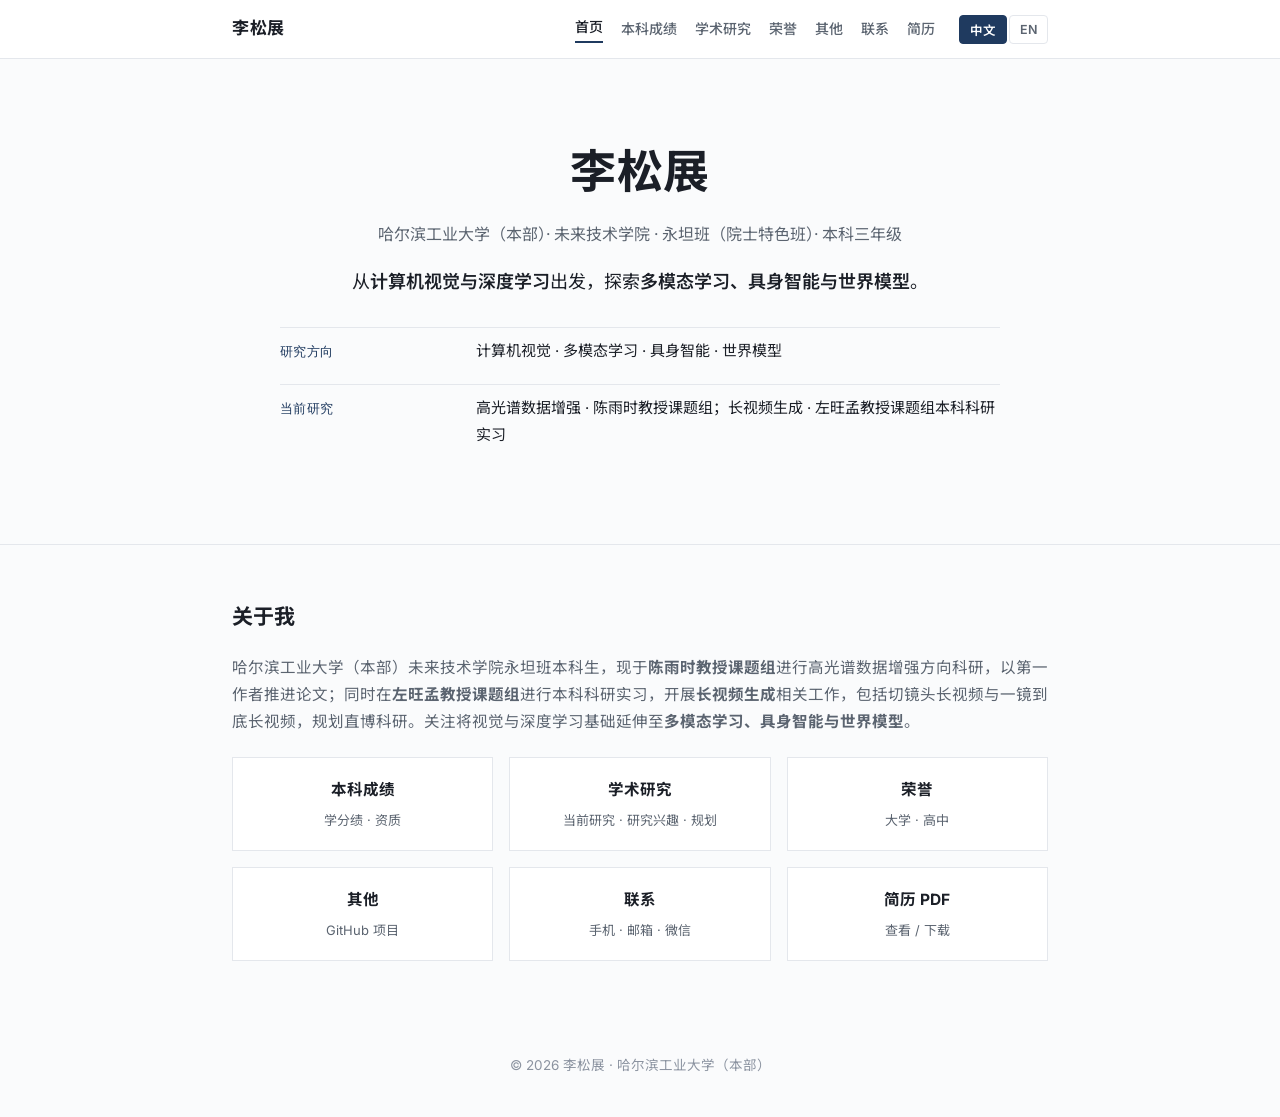
<file: index.html>
<!DOCTYPE html>
<html lang="zh-CN">
<head>
<meta charset="UTF-8">
<meta name="viewport" content="width=device-width, initial-scale=1.0">
<meta name="description" content="李松展 · 哈尔滨工业大学（本部）未来技术学院永坦班 · 计算机视觉 / 多模态学习 / 具身智能 / 世界模型">
<title>李松展 · Researcher Homepage</title>
<link rel="stylesheet" href="assets/css/style.css">
<link rel="preconnect" href="https://fonts.googleapis.com">
<link href="https://fonts.googleapis.com/css2?family=Inter:wght@400;500;600;700&family=Noto+Sans+SC:wght@400;500;700&family=JetBrains+Mono:wght@400;500&display=swap" rel="stylesheet">
<style>
  /* 单文件多页 */
  .view { display: none; }
  .view.active { display: block; }
  /* 语言切换 */
  .lang-switch { display: flex; gap: 2px; margin-left: 6px; }
  .lang-switch button { font: 600 12.5px "Inter","Noto Sans SC",sans-serif; color: var(--muted); background: none; border: 1px solid var(--line); padding: 4px 10px; cursor: pointer; border-radius: 4px; }
  .lang-switch button.on { color: #fff; background: var(--accent); border-color: var(--accent); }
  .nav-links a.active { color: var(--ink); border-bottom: 2px solid var(--accent); padding-bottom: 2px; }
  .nav-links { align-items: center; }
  [hidden] { display: none !important; }
  /* 关于我对齐 */
  .sec-body { max-width: 100% !important; }
  .home-sec .sec-wrap { display: flex; flex-direction: column; align-items: stretch; }
  /* 首页入口卡（6 个） */
  .home-cards { display: grid; grid-template-columns: repeat(3, 1fr); gap: 16px; margin-top: 22px; }
  .home-card { border: 1px solid var(--line); background: var(--paper); padding: 18px 20px; display: block; cursor: pointer; text-align: center; }
  .home-card h4 { margin: 0; font-size: 15.5px; font-weight: 700; }
  .home-card p { margin: 6px 0 0; color: var(--muted); font-size: 13px; }
  .home-card:hover { border-color: var(--accent); text-decoration: none; }
  /* 成绩图片 */
  .score-grid { display: grid; grid-template-columns: 1fr; gap: 20px; margin-top: 18px; max-width: 780px; margin-left: auto; margin-right: auto; }
  .score-grid figure { margin: 0; border: 1px solid var(--line); background: var(--paper); padding: 12px; }
  .score-grid img { width: 100%; height: auto; display: block; border: 1px solid var(--line); }
  .score-grid figcaption { font-size: 13px; color: var(--muted); padding: 8px 2px 2px; }
  /* 研究兴趣板块 */
  .focus2 { display: grid; grid-template-columns: 1fr 1fr; gap: 14px; margin-top: 12px; }
  .focus-item { border: 1px solid var(--line); background: var(--paper); padding: 16px 18px; }
  .focus-item h4 { margin: 0 0 6px; font-size: 15px; font-weight: 700; }
  .focus-item p { margin: 0; color: var(--muted); font-size: 14px; }
  /* 荣誉分组 */
  .honor-grid { display: grid; grid-template-columns: 1fr; gap: 24px; margin-top: 6px; }
  .honor-grid h3 { font-size: 15px; font-weight: 700; margin: 0 0 8px; padding-bottom: 4px; border-bottom: 1px solid var(--line); }
  .honor-grid ul { list-style: none; margin: 0; padding: 0; }
  .honor-grid li { position: relative; padding: 4px 0 4px 18px; color: var(--ink); font-size: 14.5px; }
  .honor-grid li::before { content: "—"; position: absolute; left: 0; color: var(--muted); }
  /* 简历 PDF 界面 */
  .resume-box { border: 1px solid var(--line); background: var(--paper); padding: 18px; margin-top: 16px; }
  .resume-toolbar { display: flex; gap: 12px; align-items: center; margin-bottom: 12px; }
  .btn { display: inline-block; font: 600 14px "Inter","Noto Sans SC",sans-serif; color: #fff; background: var(--accent); border: none; padding: 9px 18px; border-radius: 6px; cursor: pointer; text-decoration: none; }
  .btn:hover { text-decoration: none; opacity: .92; }
  .btn.ghost { color: var(--ink); background: transparent; border: 1px solid var(--line); }
  .pdf-iframe { width: 100%; height: 80vh; min-height: 600px; border: 1px solid var(--line); background: #fff; }
  @media (max-width: 680px) { .home-cards, .focus2, .honor-grid { grid-template-columns: 1fr; } }
</style>
</head>
<body>

<!-- ===== 导航（共享） ===== -->
<nav class="topnav">
  <div class="container nav-inner">
    <span class="nav-name"><span class="zh">李松展</span><span class="en" hidden>Li Songzhan</span></span>
    <div class="nav-links" id="navLinks">
      <a href="#/" data-page="home"><span class="zh">首页</span><span class="en" hidden>Home</span></a>
      <a href="#/education" data-page="education"><span class="zh">本科成绩</span><span class="en" hidden>Education</span></a>
      <a href="#/research" data-page="research"><span class="zh">学术研究</span><span class="en" hidden>Research</span></a>
      <a href="#/honors" data-page="honors"><span class="zh">荣誉</span><span class="en" hidden>Honors</span></a>
      <a href="#/misc" data-page="misc"><span class="zh">其他</span><span class="en" hidden>More</span></a>
      <a href="#/contact" data-page="contact"><span class="zh">联系</span><span class="en" hidden>Contact</span></a>
      <a href="#/resume" data-page="resume"><span class="zh">简历</span><span class="en" hidden>Resume</span></a>
      <div class="lang-switch"><button data-lang="zh" class="on">中文</button><button data-lang="en">EN</button></div>
    </div>
    <button class="nav-toggle" aria-label="菜单" onclick="document.getElementById('navLinks').classList.toggle('open')">≡</button>
  </div>
</nav>

<!-- ========== 简历 PDF ========== -->
<div class="view" id="view-resume">
<main class="container">
  <section class="section">
    <h2 class="sec-title"><span class="zh">简历 PDF</span><span class="en" hidden>Resume / CV</span></h2>
    <div class="resume-box">
      <div class="resume-toolbar">
        <a class="btn" id="dlPdf" href="resume.pdf" download target="_blank"><span class="zh">⬇ 下载 PDF</span><span class="en" hidden>⬇ Download PDF</span></a>
        <a class="btn ghost" id="openPdf" href="resume.pdf" target="_blank"><span class="zh">新窗口打开</span><span class="en" hidden>Open in new tab</span></a>
      </div>
      <iframe class="pdf-iframe" id="pdfFrame" src="resume.pdf" title="简历"></iframe>
    </div>
  </section>
</main>
</div>

<!-- ========== 首页 ========== -->
<div class="view" id="view-home">
<header class="hero">
  <div class="container">
    <h1 class="hero-name"><span class="zh">李松展</span><span class="en" hidden>Songzhan Li</span></h1>
    <p class="hero-line"><span class="zh">哈尔滨工业大学（本部）· 未来技术学院 · 永坦班（院士特色班）· 本科三年级</span><span class="en" hidden>Harbin Institute of Technology (Main Campus) · School of Future Technology · Yongtan Honors Class · Undergraduate (3rd year)</span></p>
    <p class="hero-lead"><span class="zh">从<em>计算机视觉与深度学习</em>出发，探索<em>多模态学习、具身智能与世界模型</em>。</span><span class="en" hidden>Starting from <em>Computer Vision &amp; Deep Learning</em>, progressing toward <em>Multimodal Learning, Embodied AI &amp; World Models</em>.</span></p>
    <dl class="hero-facts">
      <div>
        <dt><span class="zh">研究方向</span><span class="en" hidden>Research Interests</span></dt>
        <dd class="zh">计算机视觉 · 多模态学习 · 具身智能 · 世界模型</dd>
        <dd class="en" hidden>Computer Vision · Multimodal Learning · Embodied AI · World Models</dd>
      </div>
      <div>
        <dt><span class="zh">当前研究</span><span class="en" hidden>Current Research</span></dt>
        <dd class="zh">高光谱数据增强 · 陈雨时教授课题组；长视频生成 · 左旺孟教授课题组本科科研实习</dd>
        <dd class="en" hidden>Hyperspectral data augmentation · Prof. Yushi Chen's group; long video generation · undergraduate research intern in Prof. Wangmeng Zuo's group</dd>
      </div>
    </dl>
  </div>
</header>
<main class="container">
  <section class="section home-sec">
    <div class="sec-wrap">
      <h2 class="sec-title"><span class="zh">关于我</span><span class="en" hidden>About Me</span></h2>
      <p class="sec-body"><span class="zh">哈尔滨工业大学（本部）未来技术学院永坦班本科生，现于<strong>陈雨时教授课题组</strong>进行高光谱数据增强方向科研，以第一作者推进论文；同时在<strong>左旺孟教授课题组</strong>进行本科科研实习，开展<strong>长视频生成</strong>相关工作，包括切镜头长视频与一镜到底长视频，规划直博科研。关注将视觉与深度学习基础延伸至<strong>多模态学习、具身智能与世界模型</strong>。</span><span class="en" hidden>Undergraduate at the Yongtan Honors Class, School of Future Technology, HIT (Main Campus). Currently researching <strong>hyperspectral data augmentation</strong> in <strong>Prof. Yushi Chen's group</strong>, pursuing a first-author paper, while also undertaking an undergraduate research internship in <strong>Prof. Wangmeng Zuo's group</strong> on <strong>long video generation</strong>, including multi-shot and single-take long videos, with a PhD track in mind. Aiming to extend my CV/DL foundation toward <strong>multimodal learning, embodied AI, and world models</strong>.</span></p>

      <div class="home-cards">
        <div class="home-card" onclick="go('#/education')">
          <h4><span class="zh">本科成绩</span><span class="en" hidden>Education</span></h4>
          <p class="zh">学分绩 · 资质</p><p class="en" hidden>GPA · Qualifications</p>
        </div>
        <div class="home-card" onclick="go('#/research')">
          <h4><span class="zh">学术研究</span><span class="en" hidden>Research</span></h4>
          <p class="zh">当前研究 · 研究兴趣 · 规划</p><p class="en" hidden>Research · Interests · Plans</p>
        </div>
        <div class="home-card" onclick="go('#/honors')">
          <h4><span class="zh">荣誉</span><span class="en" hidden>Honors</span></h4>
          <p class="zh">大学 · 高中</p><p class="en" hidden>University · High School</p>
        </div>
        <div class="home-card" onclick="go('#/misc')">
          <h4><span class="zh">其他</span><span class="en" hidden>More</span></h4>
          <p class="zh">GitHub 项目</p><p class="en" hidden>GitHub Projects</p>
        </div>
        <div class="home-card" onclick="go('#/contact')">
          <h4><span class="zh">联系</span><span class="en" hidden>Contact</span></h4>
          <p class="zh">手机 · 邮箱 · 微信</p><p class="en" hidden>Phone · Email · WeChat</p>
        </div>
        <div class="home-card" onclick="go('#/resume')">
          <h4><span class="zh">简历 PDF</span><span class="en" hidden>Resume PDF</span></h4>
          <p class="zh">查看 / 下载</p><p class="en" hidden>View / Download</p>
        </div>
      </div>
    </div>
  </section>
</main>
</div>

<!-- ========== 本科成绩 ========== -->
<div class="view" id="view-education">
<main class="container">
  <section class="section">
    <h2 class="sec-title"><span class="sec-no">01</span><span class="zh">本科成绩</span><span class="en" hidden>Education</span></h2>
    <div class="edu-head">
      <div>
        <p class="edu-school">Harbin Institute of Technology（哈尔滨工业大学 · 本部）</p>
        <p class="edu-meta"><span class="zh">未来技术学院 · 永坦班（院士特色班）｜本科三年级（2024 – 2028）</span><span class="en" hidden>School of Future Technology · Yongtan Honors Class | Undergraduate, 3rd year (2024 – 2028)</span></p>
      </div>
      <span class="edu-tag">Undergraduate</span>
    </div>
    <h3 class="sub-title"><span class="zh">成绩与资质</span><span class="en" hidden>Performance</span></h3>
    <ul class="plain-list">
      <li class="zh">学分绩：<strong>22 / 192</strong>（10%）</li>
      <li class="en" hidden>GPA：<strong>22 / 192</strong>（Top 10% in major）</li>
      <li class="zh">CET-6：<strong>552</strong></li>
      <li class="en" hidden>CET-6：<strong>552</strong></li>
      <li class="zh"><strong>具有推免资格（保研资格）</strong></li>
      <li class="en" hidden><strong>Has the graduate recommendation (Bao-Yan) qualification</strong></li>
    </ul>

    <div class="score-grid">
      <figure>
        <img src="assets/images/score_total.png" alt="综合成绩">
        <figcaption><span class="zh">综合成绩</span><span class="en" hidden>Overall Transcripts</span></figcaption>
      </figure>
      <figure>
        <img src="assets/images/score_subjects.png" alt="各科成绩">
        <figcaption><span class="zh">各科成绩</span><span class="en" hidden>Subject Scores</span></figcaption>
      </figure>
      <figure>
        <img src="assets/images/cet6.png" alt="CET-6">
        <figcaption><span class="zh">英语成绩（CET-6）</span><span class="en" hidden>English（CET-6）</span></figcaption>
      </figure>
    </div>
  </section>
</main>
</div>

<!-- ========== 学术研究 ========== -->
<div class="view" id="view-research">
<main class="container">
  <section class="section">
    <h2 class="sec-title"><span class="sec-no">02</span><span class="zh">学术研究</span><span class="en" hidden>Research</span></h2>

    <h3 class="sub-title"><span class="zh">当前研究</span><span class="en" hidden>Current Research</span></h3>
    <p class="sec-body"><span class="zh">跟随<strong>陈雨时老师</strong>进行<strong>高光谱数据增强方向</strong>的研究，目前正在准备<strong>第一作者论文</strong>；同时在<strong>左旺孟教授课题组进行本科科研实习</strong>，开展<strong>长视频生成</strong>相关工作，包括<strong>切镜头长视频生成</strong>与<strong>一镜到底长视频生成</strong>。</span><span class="en" hidden>Working with <strong>Prof. Yushi Chen</strong> on <strong>hyperspectral data augmentation</strong>, preparing a <strong>first-author paper</strong>; also undertaking an <strong>undergraduate research internship in Prof. Wangmeng Zuo's group</strong> on <strong>long video generation</strong>, including <strong>multi-shot</strong> and <strong>single-take long video generation</strong>.</span></p>

    <h3 class="sub-title"><span class="zh">研究兴趣</span><span class="en" hidden>Research Interests</span></h3>
    <div class="focus2">
      <div class="focus-item">
        <h4><span class="zh">视觉多模态学习</span><span class="en" hidden>Visual Multimodal Learning</span></h4>
        <p class="zh">多模态表征学习、视觉-语言模型、多模态基础模型等。</p>
        <p class="en" hidden>Multimodal representation learning, vision-language models, multimodal foundation models.</p>
      </div>
      <div class="focus-item">
        <h4><span class="zh">多模态推理</span><span class="en" hidden>Multimodal Reasoning</span></h4>
        <p class="zh">跨模态理解与推理，视觉问答、多步推理等。</p>
        <p class="en" hidden>Cross-modal understanding and reasoning, visual question answering, multi-step reasoning.</p>
      </div>
      <div class="focus-item">
        <h4><span class="zh">具身智能（VLA）</span><span class="en" hidden>Embodied AI (VLA)</span></h4>
        <p class="zh">视觉-语言-动作模型，具身智能体的感知与决策。</p>
        <p class="en" hidden>Vision-Language-Action models, embodied perception and decision-making.</p>
      </div>
      <div class="focus-item">
        <h4><span class="zh">世界模型</span><span class="en" hidden>World Models</span></h4>
        <p class="zh">可预测的世界模型、空间智能，支持智能体规划与交互。</p>
        <p class="en" hidden>Predictive world models, spatial intelligence for planning and interaction.</p>
      </div>
    </div>

    <h3 class="sub-title"><span class="zh">未来规划</span><span class="en" hidden>Future Plan</span></h3>
    <p class="sec-body"><span class="zh">以当前科研实习为基础，持续开展视觉生成相关研究，规划<strong>直博深造</strong>。</span><span class="en" hidden>Building on current research internships, continuing research on visual generation and planning to pursue a <strong>direct PhD</strong>.</span></p>

    <h3 class="sub-title"><span class="zh">论文 / 期刊</span><span class="en" hidden>Publications</span></h3>
    <ul class="plain-list">
      <li class="zh"><strong>无</strong>（一篇一作撰写中）</li>
      <li class="en" hidden><strong>None</strong>（one first-author paper in preparation）</li>
    </ul>
  </section>
</main>
</div>

<!-- ========== 荣誉 ========== -->
<div class="view" id="view-honors">
<main class="container">
  <section class="section">
    <h2 class="sec-title"><span class="sec-no">03</span><span class="zh">荣誉</span><span class="en" hidden>Honors</span></h2>
    <div class="honor-grid">
      <div>
        <h3><span class="zh">大学</span><span class="en" hidden>University</span></h3>
        <ul>
          <li class="zh">软件著作权 × 1</li>
          <li class="en" hidden>Software copyright × 1</li>
          <li class="zh">学科奖学金 × 1</li>
          <li class="en" hidden>Discipline Scholarship × 1</li>
          <li class="zh">人民奖学金 × 1</li>
          <li class="en" hidden>People's Scholarship × 1</li>
          <li class="zh">国家级大学生创新创业训练计划（大创）项目 × 1</li>
          <li class="en" hidden>National-level College Student Innovation &amp; Entrepreneurship Training Program (DaChuang) project × 1</li>
          <li class="zh">华为软件精英挑战赛（2026）：省级二等奖</li>
          <li class="en" hidden>Huawei Software Elite Challenge (2026): Provincial Second Prize</li>
          <li class="zh">昇腾AI行业创新大赛——2026电力行业算子专场：eigh 算子第三名</li>
          <li class="en" hidden>Ascend AI Industry Innovation Competition - 2026 Power Industry Operator Track: 3rd place, eigh operator</li>
          <li class="zh">省级大一年度项目 × 1</li>
          <li class="en" hidden>Provincial freshman-year project × 1</li>
          <li class="zh">全国大学生数学竞赛：省级一等奖 × 2</li>
          <li class="en" hidden>National College Mathematics Competition, Provincial First Prize × 2</li>
        </ul>
      </div>
      <div>
        <h3><span class="zh">高中（学科竞赛）</span><span class="en" hidden>High School</span></h3>
        <ul>
          <li class="zh">计算机：省级一等奖 × 1、省级二等奖 × 1</li>
          <li class="en" hidden>Informatics：provincial 1st × 1, provincial 2nd × 1</li>
          <li class="zh">数学：省级二等奖 × 2</li>
          <li class="en" hidden>Mathematics：provincial 2nd × 2</li>
          <li class="zh">物理：省级一等奖 × 1</li>
          <li class="en" hidden>Physics：provincial 1st × 1</li>
          <li class="zh">生物：省级二等奖 × 1</li>
          <li class="en" hidden>Biology：provincial 2nd × 1</li>
          <li class="zh">化学：省级三等奖 × 1</li>
          <li class="en" hidden>Chemistry：provincial 3rd × 1</li>
        </ul>
      </div>
    </div>
  </section>
</main>
</div>

<!-- ========== 其他 ========== -->
<div class="view" id="view-misc">
<main class="container">
  <section class="section">
    <h2 class="sec-title"><span class="sec-no">04</span><span class="zh">其他 · GitHub 项目</span><span class="en" hidden>More · GitHub Projects</span></h2>
    <article class="proj">
      <div class="proj-head">
        <h4><a href="https://github.com/hajimimanb/vision-agent" rel="noopener" target="_blank">vision-agent</a></h4>
        <span class="proj-tag"><span class="zh">独立项目</span><span class="en" hidden>Independent</span></span>
      </div>
      <p class="proj-desc"><span class="zh">详见仓库说明。</span><span class="en" hidden>See repository for details.</span></p>
    </article>
  </section>
</main>
</div>

<!-- ========== 联系 ========== -->
<div class="view" id="view-contact">
<main class="container">
  <section class="section">
    <h2 class="sec-title"><span class="sec-no">05</span><span class="zh">联系方式</span><span class="en" hidden>Contact</span></h2>
    <div class="contact">
      <p><span class="zh">手机</span><span class="en" hidden>Phone</span>：<a href="tel:13943581356">13943581356</a></p>
      <p><span class="zh">微信</span><span class="en" hidden>WeChat</span>：13943581356</p>
      <p>QQ：3066537460</p>
      <p><span class="zh">邮箱</span><span class="en" hidden>Email</span>：<a href="mailto:2024111368@stu.hit.edu.cn">2024111368@stu.hit.edu.cn</a></p>
      <p class="muted small"><span class="zh">欢迎交流科研与合作。</span><span class="en" hidden>Open to research collaboration.</span></p>
    </div>
  </section>
</main>
</div>

<footer class="footer">
  <div class="container">
    <p>© 2026 <span class="zh">李松展</span><span class="en" hidden>Songzhan Li</span> · <span class="zh">哈尔滨工业大学（本部）</span><span class="en" hidden>Harbin Institute of Technology</span></p>
  </div>
</footer>

<script>
  /* 语言切换 */
  function setLang(l) {
    var lan = l === 'en' ? 'en' : 'zh-CN';
    document.documentElement.lang = lan;
    document.querySelectorAll('.zh').forEach(function (e) { e.hidden = (l !== 'zh'); });
    document.querySelectorAll('.en').forEach(function (e) { e.hidden = (l !== 'en'); });
    document.querySelectorAll('.lang-switch button').forEach(function (b) { b.classList.toggle('on', b.dataset.lang === l); });
    try { localStorage.setItem('siteLang', l); } catch (e) {}
    document.getElementById('navLinks').classList.remove('open');
  }
  document.querySelectorAll('.lang-switch button').forEach(function (b) { b.addEventListener('click', function () { setLang(b.dataset.lang); saved=b.dataset.lang; syncR(); }); });
  var saved = 'zh'; try { saved = localStorage.getItem('siteLang') || 'zh'; } catch (e) {}
  setLang(saved === 'en' ? 'en' : 'zh'); function syncR(){var rl=(saved==='en')?'resume_en.pdf':'resume.pdf';var fp=document.getElementById('pdfFrame');if(fp){fp.src=rl+'?v='+Date.now();}var dd=document.getElementById('dlPdf');if(dd){dd.href=rl;}var op=document.getElementById('openPdf');if(op){op.href=rl;}} syncR();

  /* 单文件多页路由 */
  var PAGES = ['home', 'education', 'research', 'honors', 'misc', 'contact', 'resume'];
  function showPage(name) {
    if (PAGES.indexOf(name) === -1) name = 'home';
    document.querySelectorAll('.view').forEach(function (v) { v.classList.toggle('active', v.id === 'view-' + name); });
    document.querySelectorAll('.nav-links a[data-page]').forEach(function (a) { a.classList.toggle('active', a.dataset.page === name); });
    document.getElementById('navLinks').classList.remove('open');
    window.scrollTo(0, 0);
  }
  function route() {
    var h = location.hash.replace(/^#\/?/, '') || 'home';
    showPage(h.split('/')[0] || 'home');
  }
  function go(href) { location.hash = href; return false; }
  window.addEventListener('hashchange', route);
  route();
  addEventListener('scroll', function () { document.querySelector('.topnav').classList.toggle('scrolled', scrollY > 8); }, { passive: true });
</script>
</body>
</html>
</file>
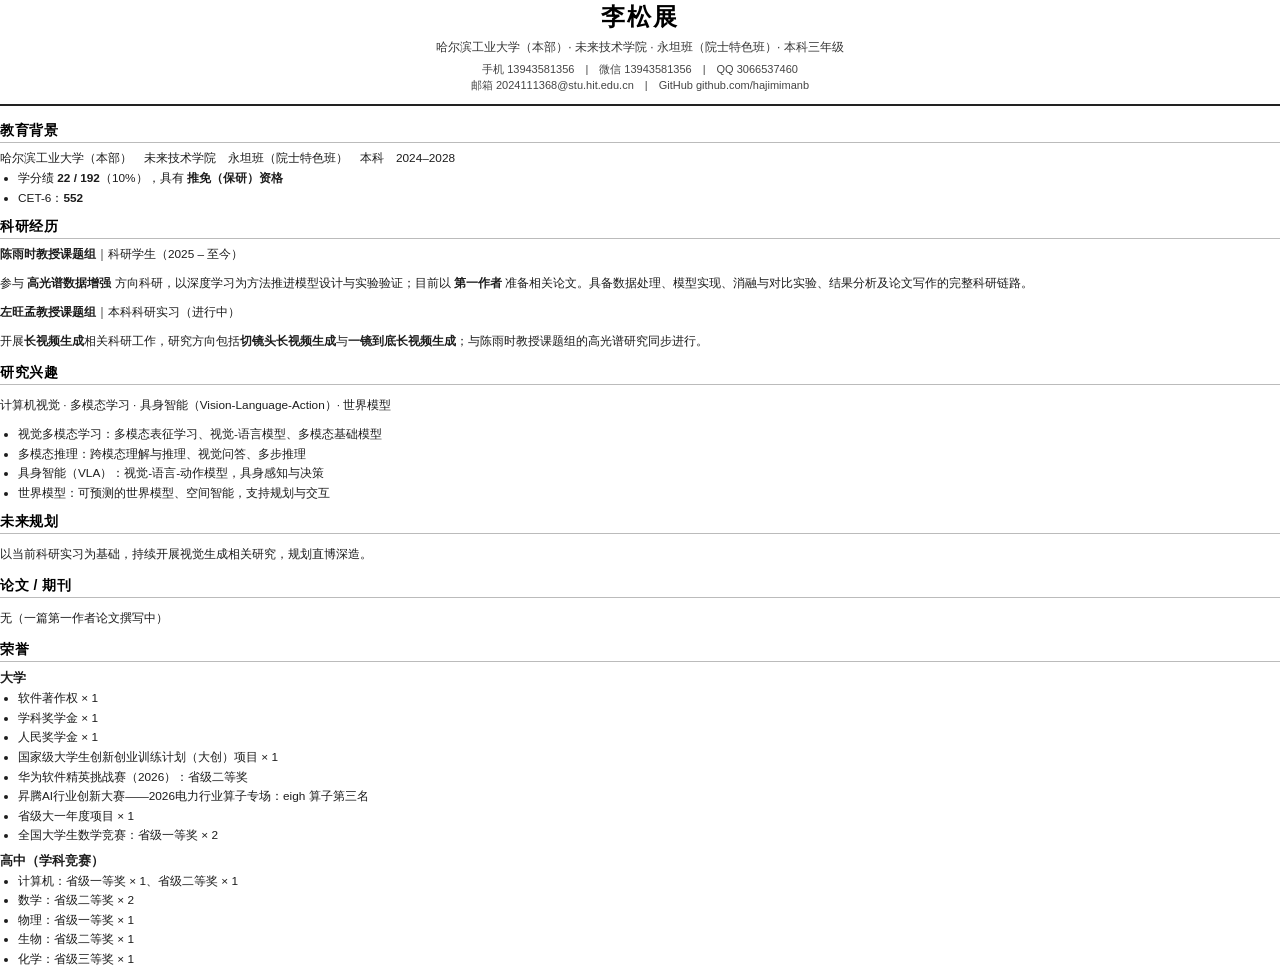
<file: docs/resume_source.html>
<!DOCTYPE html>
<html lang="zh-CN">
<head>
<meta charset="UTF-8">
<title>李松展 · 简历</title>
<style>
  @page { size: A4; margin: 13mm 15mm 13mm 15mm; }
  * { box-sizing: border-box; }
  html, body { margin: 0; padding: 0; }
  body {
    font-family: "Segoe UI", "Microsoft YaHei", "PingFang SC", sans-serif;
    font-size: 11.8px; line-height: 1.45; color: #1c1c1c;
    width: 100%;
  }
  .head { text-align: center; border-bottom: 2px solid #222; padding-bottom: 10px; margin-bottom: 14px; }
  .head h1 { margin: 0 0 4px; font-size: 24px; letter-spacing: 2px; color: #000; }
  .head .sub { font-size: 12px; color: #333; margin: 0; }
  .head .contact { font-size: 11px; color: #444; margin: 6px auto 0; max-width: 680px; }
  .head .contact span { white-space: nowrap; }
  section { margin-bottom: 9px; page-break-inside: avoid; }
  .stitle { font-size: 14px; font-weight: 700; color: #000; border-bottom: 1px solid #bbb; padding-bottom: 2px; margin: 0 0 7px; letter-spacing: .5px; }
  .row { margin: 2px 0; }
  .grp { margin: 7px 0 2px; font-weight: 700; font-size: 12.5px; }
  ul { margin: 3px 0 4px; padding-left: 18px; }
  li { margin: 2.5px 0; }
</style>
</head>
<body>

<div class="head">
  <h1>李松展</h1>
  <p class="sub">哈尔滨工业大学（本部）· 未来技术学院 · 永坦班（院士特色班）· 本科三年级</p>
  <p class="contact">
    <span>手机 13943581356</span>　|　<span>微信 13943581356</span>　|　<span>QQ 3066537460</span><br>
    <span>邮箱 2024111368@stu.hit.edu.cn</span>　|　<span>GitHub github.com/hajimimanb</span>
  </p>
</div>

<section>
  <h2 class="stitle">教育背景</h2>
  <p class="row">哈尔滨工业大学（本部）　未来技术学院　永坦班（院士特色班）　本科　2024–2028</p>
  <ul>
    <li>学分绩 <b>22 / 192</b>（10%），具有 <b>推免（保研）资格</b></li>
    <li>CET-6：<b>552</b></li>
  </ul>
</section>

<section>
  <h2 class="stitle">科研经历</h2>
  <p class="row"><b>陈雨时教授课题组</b>｜科研学生（2025 – 至今）</p>
  <p>参与 <b>高光谱数据增强</b> 方向科研，以深度学习为方法推进模型设计与实验验证；目前以 <b>第一作者</b> 准备相关论文。具备数据处理、模型实现、消融与对比实验、结果分析及论文写作的完整科研链路。</p>
  <p class="row"><b>左旺孟教授课题组</b>｜本科科研实习（进行中）</p>
  <p>开展<b>长视频生成</b>相关科研工作，研究方向包括<b>切镜头长视频生成</b>与<b>一镜到底长视频生成</b>；与陈雨时教授课题组的高光谱研究同步进行。</p>
</section>

<section>
  <h2 class="stitle">研究兴趣</h2>
  <p>计算机视觉 · 多模态学习 · 具身智能（Vision-Language-Action）· 世界模型</p>
  <ul>
    <li>视觉多模态学习：多模态表征学习、视觉-语言模型、多模态基础模型</li>
    <li>多模态推理：跨模态理解与推理、视觉问答、多步推理</li>
    <li>具身智能（VLA）：视觉-语言-动作模型，具身感知与决策</li>
    <li>世界模型：可预测的世界模型、空间智能，支持规划与交互</li>
  </ul>
</section>

<section>
  <h2 class="stitle">未来规划</h2>
  <p>以当前科研实习为基础，持续开展视觉生成相关研究，规划直博深造。</p>
</section>

<section>
  <h2 class="stitle">论文 / 期刊</h2>
  <p>无（一篇第一作者论文撰写中）</p>
</section>

<section>
  <h2 class="stitle">荣誉</h2>
  <p class="grp">大学</p>
  <ul>
    <li>软件著作权 × 1</li>
    <li>学科奖学金 × 1</li>
    <li>人民奖学金 × 1</li>
    <li>国家级大学生创新创业训练计划（大创）项目 × 1</li>
    <li>华为软件精英挑战赛（2026）：省级二等奖</li>
    <li>昇腾AI行业创新大赛——2026电力行业算子专场：eigh 算子第三名</li>
    <li>省级大一年度项目 × 1</li>
    <li>全国大学生数学竞赛：省级一等奖 × 2</li>
  </ul>
  <p class="grp">高中（学科竞赛）</p>
  <ul>
    <li>计算机：省级一等奖 × 1、省级二等奖 × 1</li>
    <li>数学：省级二等奖 × 2</li>
    <li>物理：省级一等奖 × 1</li>
    <li>生物：省级二等奖 × 1</li>
    <li>化学：省级三等奖 × 1</li>
  </ul>
</section>

</body>
</html>
</file>
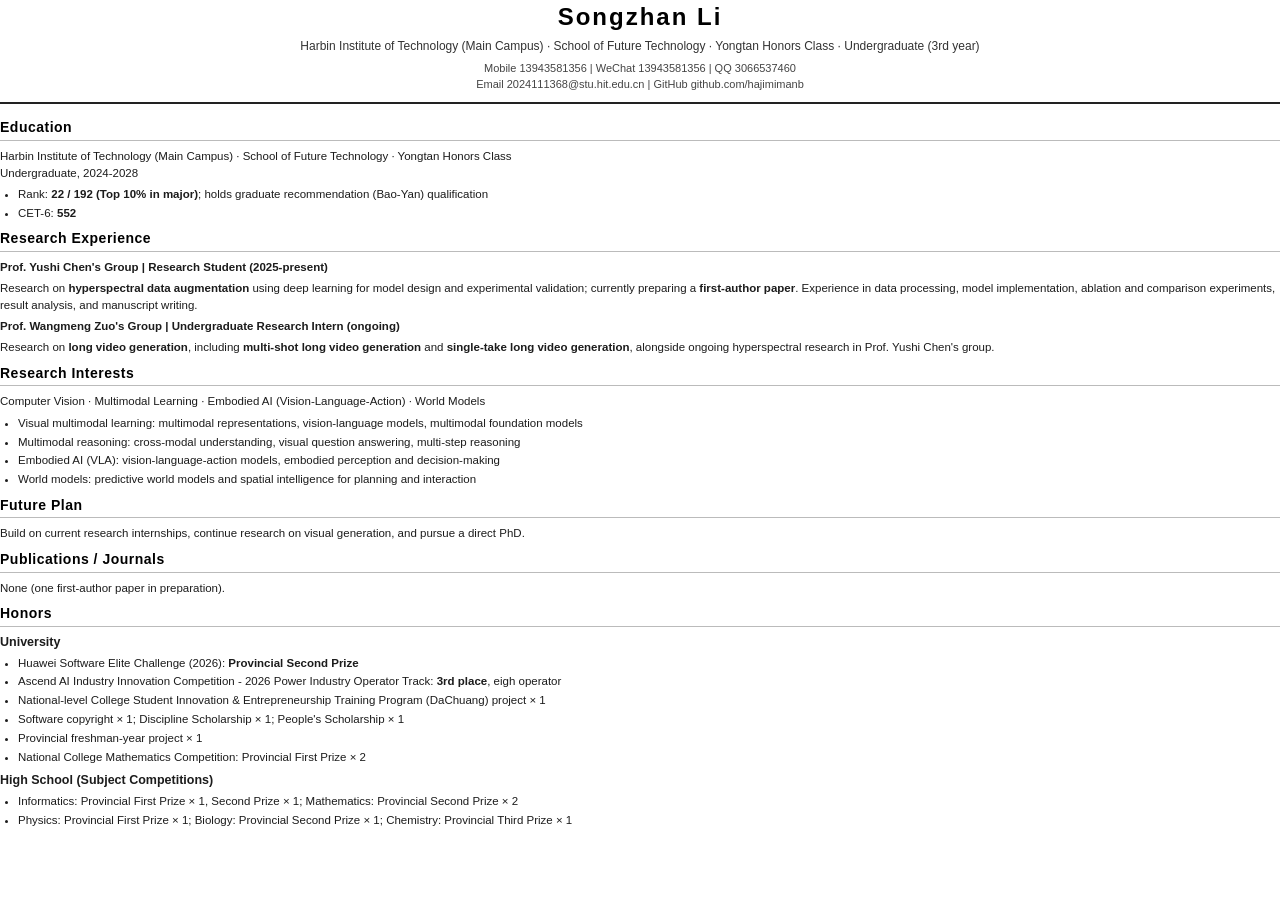
<file: docs/resume_source_en.html>
<!DOCTYPE html>
<html lang="en"><head><meta charset="UTF-8"><title>Songzhan Li - CV</title><style>
  @page { size: A4; margin: 13mm 15mm 13mm 15mm; }
  * { box-sizing: border-box; }
  html, body { margin: 0; padding: 0; }
  body {
    font-family: "Segoe UI", "Microsoft YaHei", "PingFang SC", sans-serif;
    font-size: 12px; line-height: 1.48; color: #1c1c1c;
    width: 100%;
  }
  .head { text-align: center; border-bottom: 2px solid #222; padding-bottom: 10px; margin-bottom: 14px; }
  .head h1 { margin: 0 0 4px; font-size: 24px; letter-spacing: 2px; color: #000; }
  .head .sub { font-size: 12px; color: #333; margin: 0; }
  .head .contact { font-size: 11px; color: #444; margin: 6px auto 0; max-width: 680px; }
  .head .contact span { white-space: nowrap; }
  section { margin-bottom: 9px; page-break-inside: avoid; }
  .stitle { font-size: 14px; font-weight: 700; color: #000; border-bottom: 1px solid #bbb; padding-bottom: 2px; margin: 0 0 7px; letter-spacing: .5px; }
  .row { margin: 2px 0; }
  .grp { margin: 7px 0 2px; font-weight: 700; font-size: 12.5px; }
  ul { margin: 3px 0 4px; padding-left: 18px; }
  li { margin: 2.5px 0; }

body { font-size: 11.5px; line-height: 1.42; }
section { margin-bottom: 8px; }
p { margin: 5px 0; }
</style></head><body>
<div class="head"><h1>Songzhan Li</h1>
<p class="sub">Harbin Institute of Technology (Main Campus) · School of Future Technology · Yongtan Honors Class · Undergraduate (3rd year)</p>
<p class="contact">Mobile 13943581356 | WeChat 13943581356 | QQ 3066537460<br>Email 2024111368@stu.hit.edu.cn | GitHub github.com/hajimimanb</p></div>
<section><h2 class="stitle">Education</h2>
<p>Harbin Institute of Technology (Main Campus) · School of Future Technology · Yongtan Honors Class<br>Undergraduate, 2024-2028</p>
<ul><li>Rank: <b>22 / 192 (Top 10% in major)</b>; holds graduate recommendation (Bao-Yan) qualification</li><li>CET-6: <b>552</b></li></ul></section>
<section><h2 class="stitle">Research Experience</h2>
<p><b>Prof. Yushi Chen's Group | Research Student (2025-present)</b></p>
<p>Research on <b>hyperspectral data augmentation</b> using deep learning for model design and experimental validation; currently preparing a <b>first-author paper</b>. Experience in data processing, model implementation, ablation and comparison experiments, result analysis, and manuscript writing.</p>
<p><b>Prof. Wangmeng Zuo's Group | Undergraduate Research Intern (ongoing)</b></p>
<p>Research on <b>long video generation</b>, including <b>multi-shot long video generation</b> and <b>single-take long video generation</b>, alongside ongoing hyperspectral research in Prof. Yushi Chen's group.</p></section>
<section><h2 class="stitle">Research Interests</h2>
<p>Computer Vision · Multimodal Learning · Embodied AI (Vision-Language-Action) · World Models</p>
<ul><li>Visual multimodal learning: multimodal representations, vision-language models, multimodal foundation models</li>
<li>Multimodal reasoning: cross-modal understanding, visual question answering, multi-step reasoning</li>
<li>Embodied AI (VLA): vision-language-action models, embodied perception and decision-making</li>
<li>World models: predictive world models and spatial intelligence for planning and interaction</li></ul></section>
<section><h2 class="stitle">Future Plan</h2><p>Build on current research internships, continue research on visual generation, and pursue a direct PhD.</p></section>
<section><h2 class="stitle">Publications / Journals</h2><p>None (one first-author paper in preparation).</p></section>
<section><h2 class="stitle">Honors</h2><p class="grp">University</p><ul>
<li>Huawei Software Elite Challenge (2026): <b>Provincial Second Prize</b></li>
<li>Ascend AI Industry Innovation Competition - 2026 Power Industry Operator Track: <b>3rd place</b>, eigh operator</li>
<li>National-level College Student Innovation &amp; Entrepreneurship Training Program (DaChuang) project × 1</li>
<li>Software copyright × 1; Discipline Scholarship × 1; People's Scholarship × 1</li>
<li>Provincial freshman-year project × 1</li>
<li>National College Mathematics Competition: Provincial First Prize × 2</li></ul>
<p class="grp">High School (Subject Competitions)</p><ul>
<li>Informatics: Provincial First Prize × 1, Second Prize × 1; Mathematics: Provincial Second Prize × 2</li>
<li>Physics: Provincial First Prize × 1; Biology: Provincial Second Prize × 1; Chemistry: Provincial Third Prize × 1</li>
</ul></section></body></html>
</file>
<file: assets/css/style.css>
/* =========================================================
   Researcher Homepage · 学术极简风格（黑白灰）
   ========================================================= */
:root {
  --ink: #1b1f27;
  --muted: #5b6470;
  --faint: #8b93a0;
  --line: #e4e7ec;
  --paper: #ffffff;
  --bg: #fafbfc;
  --accent: #1f3a5f;
  --maxw: 860px;
}
* { box-sizing: border-box; }
html { scroll-behavior: smooth; }
body {
  margin: 0;
  font-family: "Inter", "Noto Sans SC", -apple-system, "Segoe UI", sans-serif;
  color: var(--ink);
  background: var(--bg);
  line-height: 1.75;
  -webkit-font-smoothing: antialiased;
}
a { color: var(--accent); text-decoration: none; }
a:hover { text-decoration: underline; }
.container { max-width: var(--maxw); margin: 0 auto; padding: 0 22px; }
strong { font-weight: 700; }
em { color: var(--ink); font-style: normal; font-weight: 600; }
.muted { color: var(--muted); }
.small { font-size: 13.5px; }

/* ---------- 导航 ---------- */
.topnav {
  position: sticky; top: 0; z-index: 50;
  background: var(--paper);
  border-bottom: 1px solid var(--line);
  transition: box-shadow .2s;
}
.topnav.scrolled { box-shadow: 0 1px 12px rgba(0,0,0,.05); }
.topnav .nav-inner { display: flex; align-items: center; justify-content: space-between; height: 58px; }
.nav-name { font-weight: 700; font-size: 17px; letter-spacing: .5px; }
.nav-links { display: flex; gap: 18px; font-size: 14px; font-weight: 500; }
.nav-links a { color: var(--muted); }
.nav-links a:hover { color: var(--ink); text-decoration: none; }
.nav-toggle { display: none; background: none; border: 0; font-size: 24px; cursor: pointer; color: var(--ink); }

/* ---------- Hero ---------- */
.hero { padding: 72px 0 56px; text-align: center; border-bottom: 1px solid var(--line); }
.hero-name { font-size: 46px; margin: 0 0 8px; font-weight: 700; letter-spacing: .5px; }
.hero-line { color: var(--muted); font-size: 16px; margin: 0 0 18px; }
.hero-lead { font-size: 18px; margin: 0 0 30px; color: var(--ink); }
.hero-facts { display: flex; flex-direction: column; gap: 10px; text-align: left; max-width: 720px; margin: 0 auto 30px; }
.hero-facts div { display: grid; grid-template-columns: 180px 1fr; gap: 16px; padding: 10px 0; border-top: 1px solid var(--line); }
.hero-facts dt { font-family: "JetBrains Mono", monospace; font-size: 12.5px; letter-spacing: .4px; color: var(--accent); text-transform: uppercase; padding-top: 3px; }
.hero-facts dd { margin: 0; color: var(--text); font-size: 15px; }
.hero-links { display: flex; gap: 10px; justify-content: center; flex-wrap: wrap; }
.pill { border: 1px solid var(--line); background: var(--paper); color: var(--ink); padding: 8px 18px; border-radius: 999px; font-size: 14px; font-weight: 600; }
.pill:hover { border-color: var(--accent); color: var(--accent); text-decoration: none; }

/* ---------- Sections ---------- */
.section { padding: 54px 0; border-bottom: 1px solid var(--line); }
.section:last-of-type { border-bottom: 0; }
.sec-title { font-size: 21px; margin: 0 0 6px; font-weight: 700; }
.sec-no { font-family: "JetBrains Mono", monospace; color: var(--faint); font-weight: 500; font-size: 15px; margin-right: 8px; }
.sec-body, .section p.sec-body { color: var(--muted); font-size: 15.5px; margin: 12px 0 0; max-width: 720px; }
.sub-title { font-size: 14px; font-weight: 700; letter-spacing: .5px; text-transform: uppercase; color: var(--accent); margin: 26px 0 10px; }
.sub-title::after { content: ""; display: block; width: 22px; height: 2px; background: var(--accent); margin-top: 6px; }

/* ---------- Education ---------- */
.edu-head { display: flex; justify-content: space-between; align-items: flex-start; gap: 12px; flex-wrap: wrap; padding: 16px 0; border-bottom: 1px solid var(--line); }
.edu-school { font-size: 17px; font-weight: 700; margin: 0 0 2px; }
.edu-meta { color: var(--muted); font-size: 14px; margin: 0; }
.edu-tag { font-size: 12px; color: var(--muted); border: 1px solid var(--line); padding: 3px 10px; border-radius: 999px; }

/* ---------- Lists ---------- */
.plain-list { list-style: none; padding: 0; margin: 0; }
.plain-list li { position: relative; padding-left: 20px; margin-bottom: 9px; color: var(--muted); font-size: 15px; }
.plain-list li::before { content: ""; position: absolute; left: 2px; top: 11px; width: 8px; height: 8px; border-radius: 50%; border: 1.5px solid var(--accent); }

.pub-list { counter-reset: pub; list-style: none; padding: 0; margin: 0; }
.pub-list li { position: relative; padding-left: 30px; margin-bottom: 12px; color: var(--ink); font-size: 15px; }
.pub-list li::before { counter-increment: pub; content: "[" counter(pub) "]"; position: absolute; left: 0; color: var(--accent); font-family: "JetBrains Mono", monospace; font-weight: 600; }
.pub-status { display: inline-block; margin-left: 8px; font-size: 12.5px; color: var(--accent); border: 1px solid var(--line); padding: 1px 8px; border-radius: 999px; }

/* ---------- Research Focus ---------- */
.focus { display: grid; grid-template-columns: 1fr; gap: 14px; }
.focus-item { border: 1px solid var(--line); background: var(--paper); padding: 18px 20px; }
.focus-item h4 { margin: 0 0 6px; font-size: 15.5px; font-weight: 700; }
.focus-item p { margin: 0; color: var(--muted); font-size: 14.5px; }

/* ---------- Projects / Research Experience ---------- */
.proj { border: 1px solid var(--line); background: var(--paper); padding: 20px 22px; margin-top: 12px; }
.proj-head { display: flex; justify-content: space-between; align-items: baseline; gap: 12px; flex-wrap: wrap; }
.proj-head h4 { margin: 0 0 4px; font-size: 16.5px; font-weight: 700; }
.proj-tag { font-size: 12.5px; color: var(--muted); white-space: nowrap; }
.proj-adv { color: var(--muted); font-size: 13.5px; margin: 0 0 8px; }
.proj-meta { font-family: "JetBrains Mono", monospace; font-size: 12.5px; color: var(--accent); margin: 0 0 8px; }
.proj-desc { color: var(--muted); font-size: 14.5px; margin: 0; }
.proj-gap { color: var(--muted); font-size: 14.5px; margin: 7px 0 0; }
.proj-gap .lbl { color: var(--ink); font-weight: 700; }

/* ---------- Trajectory ---------- */
.trajectory { display: grid; grid-template-columns: repeat(3, 1fr); gap: 16px; }
.traj-col { border: 1px solid var(--line); background: var(--paper); padding: 16px 18px; }
.traj-y { font-family: "JetBrains Mono", monospace; font-weight: 700; color: var(--accent); font-size: 14px; }
.traj-col p { margin: 8px 0 0; color: var(--muted); font-size: 13.5px; line-height: 1.8; }

/* ---------- Skills ---------- */
.skills { display: grid; grid-template-columns: repeat(3, 1fr); gap: 16px; }
.skills>div { border: 1px solid var(--line); background: var(--paper); padding: 18px 20px; }
.skills h4 { margin: 0 0 6px; font-size: 13px; text-transform: uppercase; letter-spacing: .4px; color: var(--accent); }
.skills p { margin: 0; color: var(--muted); font-size: 14.5px; }

/* ---------- Contact ---------- */
.contact p { margin: 8px 0; font-size: 15.5px; color: var(--ink); }
.contact p small { display: block; color: var(--muted); margin-top: 12px; }

/* ---------- Footer ---------- */
.footer { color: var(--faint); font-size: 13.5px; padding: 26px 0; text-align: center; }
.footer a { color: var(--muted); }

/* ---------- Responsive ---------- */
@media (max-width: 720px) {
  .hero-name { font-size: 34px; }
  .hero-facts div { grid-template-columns: 1fr; gap: 2px; }
  .trajectory, .skills { grid-template-columns: 1fr; }
  .nav-toggle { display: block; }
  .nav-links {
    position: absolute; top: 58px; left: 0; right: 0;
    flex-direction: column; gap: 0;
    background: var(--paper); border-bottom: 1px solid var(--line);
    display: none; padding: 8px 22px 14px;
  }
  .nav-links.open { display: flex; }
  .nav-links a { padding: 12px 2px; border-bottom: 1px solid var(--line); }
}

@media (prefers-reduced-motion: reduce) {
  html { scroll-behavior: auto; }
  * { transition: none !important; }
}
</file>
